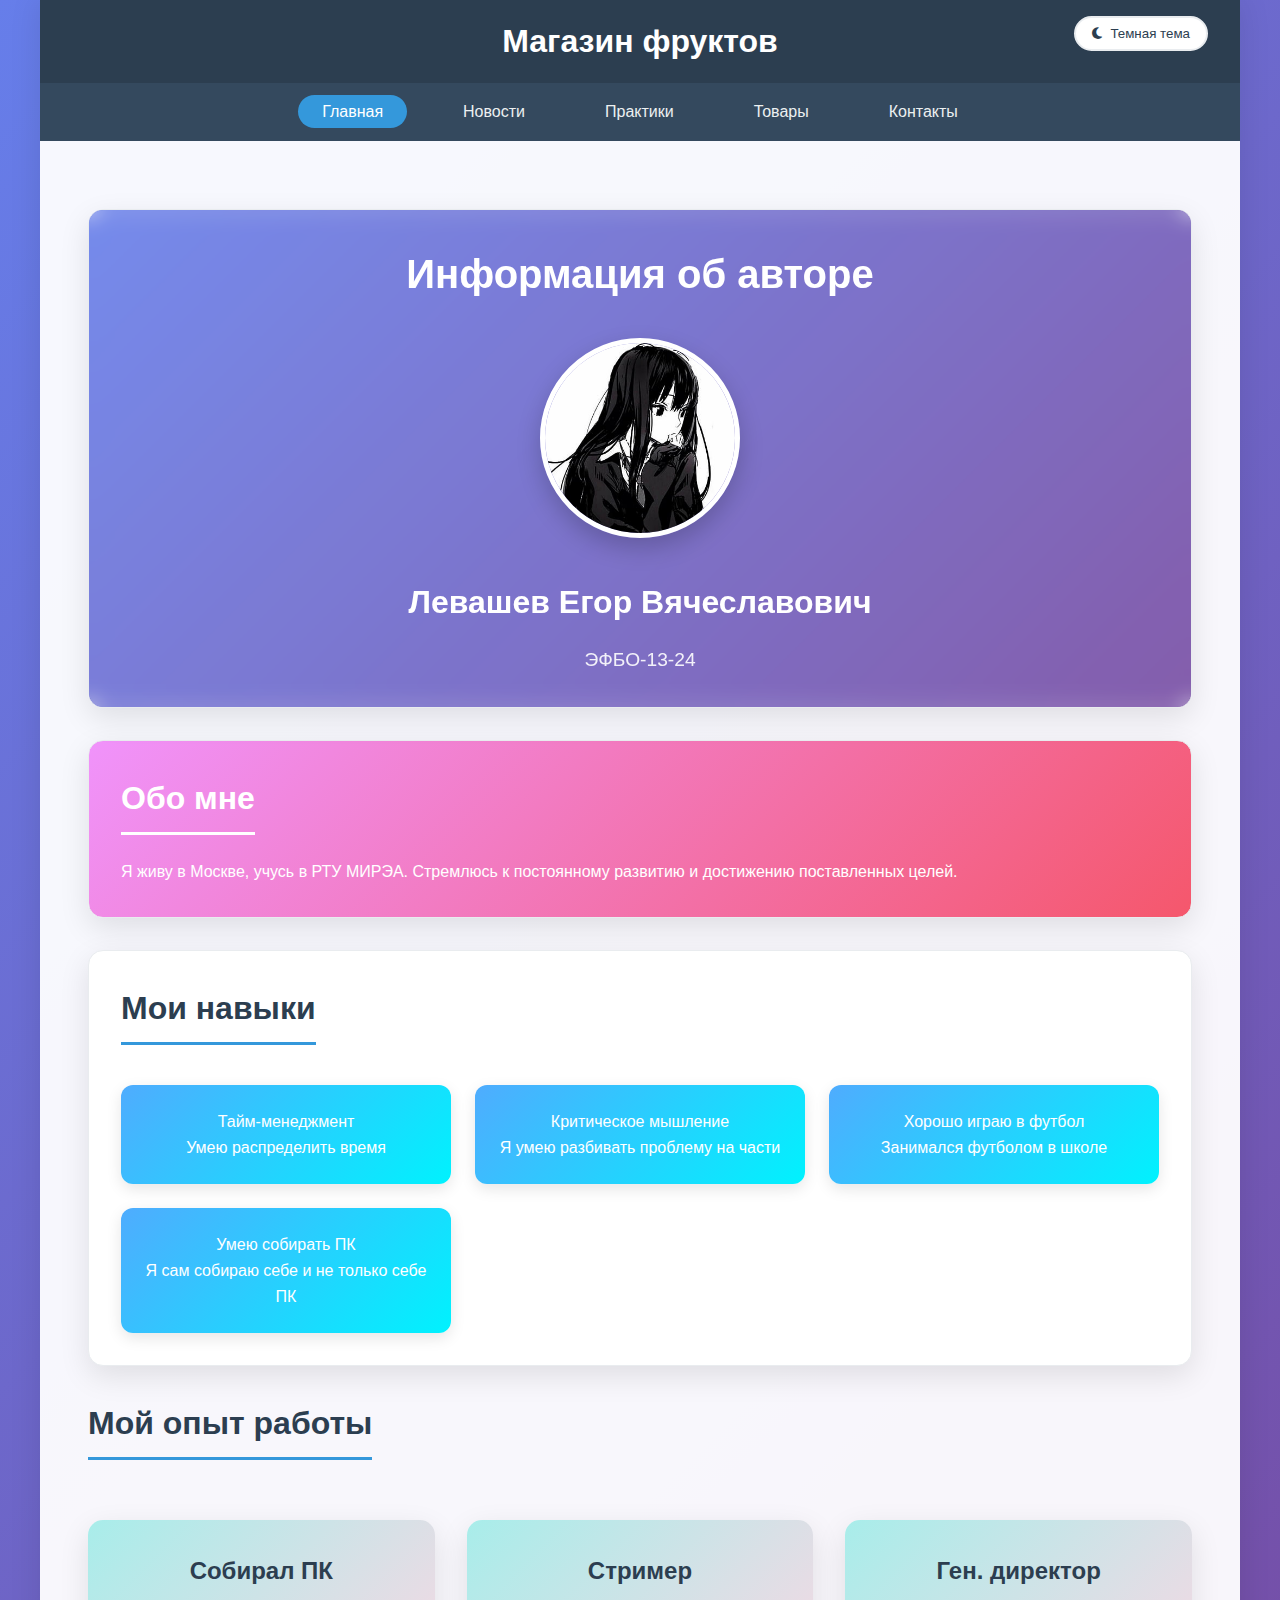
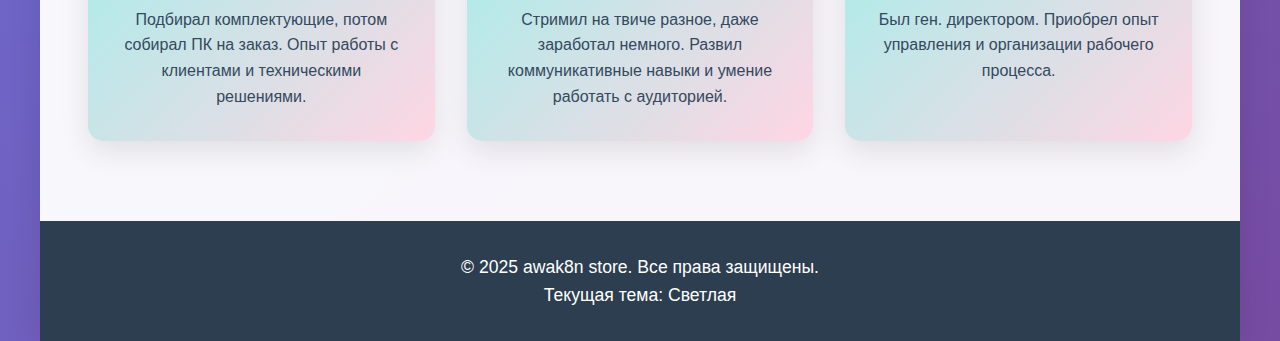
<file: index.html>
<!DOCTYPE html>
<html lang="ru" data-theme="light">
<head>
    <meta charset="UTF-8">
    <meta name="viewport" content="width=device-width, initial-scale=1.0">
    <title>awak8n store.</title>
    <link rel="stylesheet" href="style/style.css">
    <link rel="stylesheet" href="https://cdnjs.cloudflare.com/ajax/libs/font-awesome/6.4.0/css/all.min.css">
    <style>
        /* Сброс отступов и базовые стили */
        * {
            margin: 0;
            padding: 0;
            box-sizing: border-box;
        }
        
        body {
            background: linear-gradient(135deg, #667eea 0%, #764ba2 100%);
            min-height: 100vh;
            font-family: 'Segoe UI', Tahoma, Geneva, Verdana, sans-serif;
        }
        
        .page-container {
            background: rgba(255, 255, 255, 0.95);
            min-height: 100vh;
            display: flex;
            flex-direction: column;
        }
        
        .header {
            background: #2c3e50;
            color: white;
            padding: 1rem 2rem;
            text-align: center;
            width: 100%;
            position: relative;
        }
        
        .header h1 {
            font-size: 2rem;
            margin: 0;
            font-weight: bold;
        }
        
        /* Тематический переключатель */
        .theme-switcher {
            position: absolute;
            top: 1rem;
            right: 2rem;
        }
        
        .theme-switcher__button {
            background: white;
            color: #2c3e50;
            border: 2px solid #e9ecef;
            border-radius: 25px;
            padding: 8px 16px;
            cursor: pointer;
            display: flex;
            align-items: center;
            gap: 8px;
            font-weight: 500;
            transition: all 0.3s ease;
        }
        
        .theme-switcher__button:hover {
            background: #3498db;
            color: white;
            border-color: #3498db;
            transform: translateY(-2px);
        }
        
        .nav {
            background: #34495e;
            padding: 1rem 0;
            width: 100%;
        }
        
        .nav-list {
            display: flex;
            justify-content: center;
            gap: 2rem;
            list-style: none;
            margin: 0;
            padding: 0;
        }
        
        .nav-link {
            color: #ecf0f1;
            text-decoration: none;
            padding: 0.5rem 1.5rem;
            border-radius: 25px;
            transition: all 0.3s ease;
            font-weight: 500;
        }
        
        .nav-link:hover, .nav-link.active {
            background: #3498db;
            color: white;
            transform: translateY(-2px);
        }
        
        .content {
            padding: 3rem;
            max-width: 1200px;
            margin: 0 auto;
            width: 100%;
            flex: 1;
        }
        
        .card {
            background: white;
            border-radius: 15px;
            padding: 2rem;
            margin-bottom: 2rem;
            box-shadow: 0 10px 30px rgba(0, 0, 0, 0.1);
            border: 1px solid #e9ecef;
            transition: transform 0.3s ease, box-shadow 0.3s ease;
        }
        
        .card:hover {
            transform: translateY(-5px);
            box-shadow: 0 15px 40px rgba(0, 0, 0, 0.15);
        }
        
        .profile-header {
            background: linear-gradient(135deg, #667eea 0%, #764ba2 100%);
            color: white;
            position: relative;
            overflow: hidden;
        }
        
        .profile-header::before {
            content: '';
            position: absolute;
            top: 0;
            left: 0;
            right: 0;
            bottom: 0;
            background: rgba(255,255,255,0.1);
            backdrop-filter: blur(10px);
        }
        
        .profile-header > * {
            position: relative;
            z-index: 1;
        }
        
        .profile-photo {
            width: 200px;
            height: 200px;
            border-radius: 50%;
            border: 5px solid white;
            margin: 1rem auto;
            box-shadow: 0 10px 25px rgba(0,0,0,0.2);
            object-fit: cover;
        }
        
        .profile-title {
            font-size: 2.5rem;
            margin-bottom: 1rem;
            color: white;
        }
        
        .profile-name {
            font-size: 2rem;
            margin: 1rem 0;
            color: white;
        }
        
        .profile-group {
            font-size: 1.2rem;
            opacity: 0.9;
            color: white;
        }
        
        .section-title {
            color: #2c3e50;
            font-size: 2rem;
            margin-bottom: 1.5rem;
            border-bottom: 3px solid #3498db;
            padding-bottom: 0.5rem;
            display: inline-block;
        }
        
        .about-me {
            background: linear-gradient(135deg, #f093fb 0%, #f5576c 100%);
            color: white;
        }
        
        .about-me .section-title {
            color: white;
            border-bottom-color: white;
        }
        
        .skills-grid {
            display: grid;
            grid-template-columns: repeat(auto-fit, minmax(250px, 1fr));
            gap: 1.5rem;
            margin-top: 1rem;
        }
        
        .skill-tag {
            background: linear-gradient(135deg, #4facfe 0%, #00f2fe 100%);
            color: white;
            padding: 1.5rem;
            border-radius: 12px;
            text-align: center;
            font-weight: 500;
            line-height: 1.6;
            transition: all 0.3s ease;
            box-shadow: 0 5px 15px rgba(0,0,0,0.1);
        }
        
        .skill-tag:hover {
            transform: scale(1.05);
            box-shadow: 0 10px 25px rgba(0,0,0,0.2);
        }
        
        .experience-grid {
            display: grid;
            grid-template-columns: repeat(auto-fit, minmax(300px, 1fr));
            gap: 2rem;
            margin-top: 1rem;
        }
        
        .experience-card {
            background: linear-gradient(135deg, #a8edea 0%, #fed6e3 100%);
            border: none;
            text-align: center;
            transition: all 0.3s ease;
        }
        
        .experience-card:hover {
            transform: rotate(-2deg) scale(1.02);
        }
        
        .experience-title {
            color: #2c3e50;
            font-size: 1.5rem;
            margin-bottom: 1rem;
            font-weight: bold;
        }
        
        .experience-desc {
            color: #34495e;
            line-height: 1.6;
        }
        
        .footer {
            background: #2c3e50;
            color: white;
            text-align: center;
            padding: 2rem;
            font-size: 1.1rem;
            width: 100%;
            margin-top: auto;
        }
        
        .text-center {
            text-align: center;
        }
        
        /* Анимации */
        @keyframes fadeInUp {
            from {
                opacity: 0;
                transform: translateY(30px);
            }
            to {
                opacity: 1;
                transform: translateY(0);
            }
        }
        
        .card {
            animation: fadeInUp 0.6s ease-out;
        }
        
        .card:nth-child(2) { animation-delay: 0.1s; }
        .card:nth-child(3) { animation-delay: 0.2s; }
        .card:nth-child(4) { animation-delay: 0.3s; }

        /* Адаптивность для мобильных устройств */
        @media (max-width: 768px) {
            .theme-switcher {
                position: static;
                margin-top: 1rem;
            }
            
            .nav-list {
                flex-direction: column;
                gap: 0.5rem;
                align-items: center;
            }
            
            .content {
                padding: 1rem;
            }
            
            .profile-title {
                font-size: 2rem;
            }
            
            .profile-name {
                font-size: 1.5rem;
            }
            
            .profile-photo {
                width: 150px;
                height: 150px;
            }
            
            .skills-grid {
                grid-template-columns: 1fr;
            }
            
            .experience-grid {
                grid-template-columns: 1fr;
            }
            
            .header h1 {
                font-size: 1.5rem;
            }
        }
        
        /* CSS переменные для темной темы */
        [data-theme="dark"] {
            --bg-primary: #1a1a2e;
            --bg-secondary: #16213e;
            --text-primary: #f8f9fa;
            --text-secondary: #ced4da;
            --accent-color: #5a6fed;
            --border-color: #495057;
        }
        
        [data-theme="dark"] .page-container {
            background: #121212;
        }
        
        [data-theme="dark"] .card {
            background: #2d2d2d;
            border-color: #495057;
            color: var(--text-primary);
        }
        
        [data-theme="dark"] .section-title {
            color: var(--text-primary);
            border-bottom-color: var(--accent-color);
        }
        
        [data-theme="dark"] .experience-title {
            color: var(--text-primary);
        }
        
        [data-theme="dark"] .experience-desc {
            color: var(--text-secondary);
        }
        
        [data-theme="dark"] .theme-switcher__button {
            background: var(--bg-secondary);
            color: var(--text-primary);
            border-color: var(--border-color);
        }
        
        [data-theme="dark"] .theme-switcher__button:hover {
            background: var(--accent-color);
            border-color: var(--accent-color);
        }
    </style>
</head>
<body>
    <div class="page-container">
        <header class="header">
            <h1>Магазин фруктов</h1>
            <div class="theme-switcher">
                <button class="theme-switcher__button" id="themeToggle">
                    <i class="fas fa-moon"></i>
                    <span>Темная тема</span>
                </button>
            </div>
        </header>
        
        <nav class="nav">
            <ul class="nav-list">
                <li class="nav-item"><a class="nav-link active" href="index.html">Главная</a></li>
                <li class="nav-item"><a class="nav-link" href="pages/news.html">Новости</a></li>
                <li class="nav-item"><a class="nav-link" href="pages/practices.html">Практики</a></li>
                <li class="nav-item"><a class="nav-link" href="pages/goods.html">Товары</a></li>
                <li class="nav-item"><a class="nav-link" href="pages/contacts.html">Контакты</a></li>
            </ul>
        </nav>
        
        <main class="content">
            <article class="profile-header card text-center">
                <h1 class="profile-title page-title">Информация об авторе</h1>
                <img class="profile-photo" src="images/photo.png" alt="Фото автора">
                <h2 class="profile-name">Левашев Егор Вячеславович</h2>
                <p class="profile-group">ЭФБО-13-24</p>
            </article>
            
            <section class="about-me card">
                <h2 class="section-title">Обо мне</h2>
                <p>Я живу в Москве, учусь в РТУ МИРЭА. Стремлюсь к постоянному развитию и достижению поставленных целей.</p>
            </section>
            
            <section class="skills-container card">
                <h2 class="section-title">Мои навыки</h2>
                <div class="skills-grid">
                    <div class="skill-tag">Тайм-менеджмент<br>Умею распределить время</div>
                    <div class="skill-tag">Критическое мышление<br>Я умею разбивать проблему на части</div>
                    <div class="skill-tag">Хорошо играю в футбол<br>Занимался футболом в школе</div>
                    <div class="skill-tag">Умею собирать ПК<br>Я сам собираю себе и не только себе ПК</div>
                </div>
            </section>
            
            <section class="experience-section">
                <h2 class="section-title">Мой опыт работы</h2>
                <div class="experience-grid">
                    <article class="experience-card card">
                        <h3 class="experience-title">Собирал ПК</h3>
                        <p class="experience-desc">Подбирал комплектующие, потом собирал ПК на заказ. Опыт работы с клиентами и техническими решениями.</p>
                    </article>
                    
                    <article class="experience-card card">
                        <h3 class="experience-title">Стример</h3>
                        <p class="experience-desc">Стримил на твиче разное, даже заработал немного. Развил коммуникативные навыки и умение работать с аудиторией.</p>
                    </article>
                    
                    <article class="experience-card card">
                        <h3 class="experience-title">Ген. директор</h3>
                        <p class="experience-desc">Был ген. директором. Приобрел опыт управления и организации рабочего процесса.</p>
                    </article>
                </div>
            </section>
        </main>
        
        <footer class="footer">
            <p>&copy; 2025 awak8n store. Все права защищены.</p>
            <p class="theme-info">Текущая тема: <span id="currentTheme">Светлая</span></p>
        </footer>
    </div>

    <script>
        // Тематический переключатель
        const themeToggle = document.getElementById('themeToggle');
        const currentThemeElement = document.getElementById('currentTheme');
        const html = document.documentElement;

        // Проверяем сохраненную тему
        const savedTheme = localStorage.getItem('theme') || 'light';
        html.setAttribute('data-theme', savedTheme);
        updateThemeButton(savedTheme);

        // Обработчик клика
        themeToggle.addEventListener('click', () => {
            const currentTheme = html.getAttribute('data-theme');
            const newTheme = currentTheme === 'light' ? 'dark' : 'light';
            
            html.setAttribute('data-theme', newTheme);
            localStorage.setItem('theme', newTheme);
            updateThemeButton(newTheme);
        });

        function updateThemeButton(theme) {
            const icon = themeToggle.querySelector('i');
            const text = themeToggle.querySelector('span');
            
            if (theme === 'dark') {
                icon.className = 'fas fa-sun';
                text.textContent = 'Светлая тема';
                if (currentThemeElement) {
                    currentThemeElement.textContent = 'Темная';
                }
            } else {
                icon.className = 'fas fa-moon';
                text.textContent = 'Темная тема';
                if (currentThemeElement) {
                    currentThemeElement.textContent = 'Светлая';
                }
            }
        }
    </script>
</body>
</html>
</file>
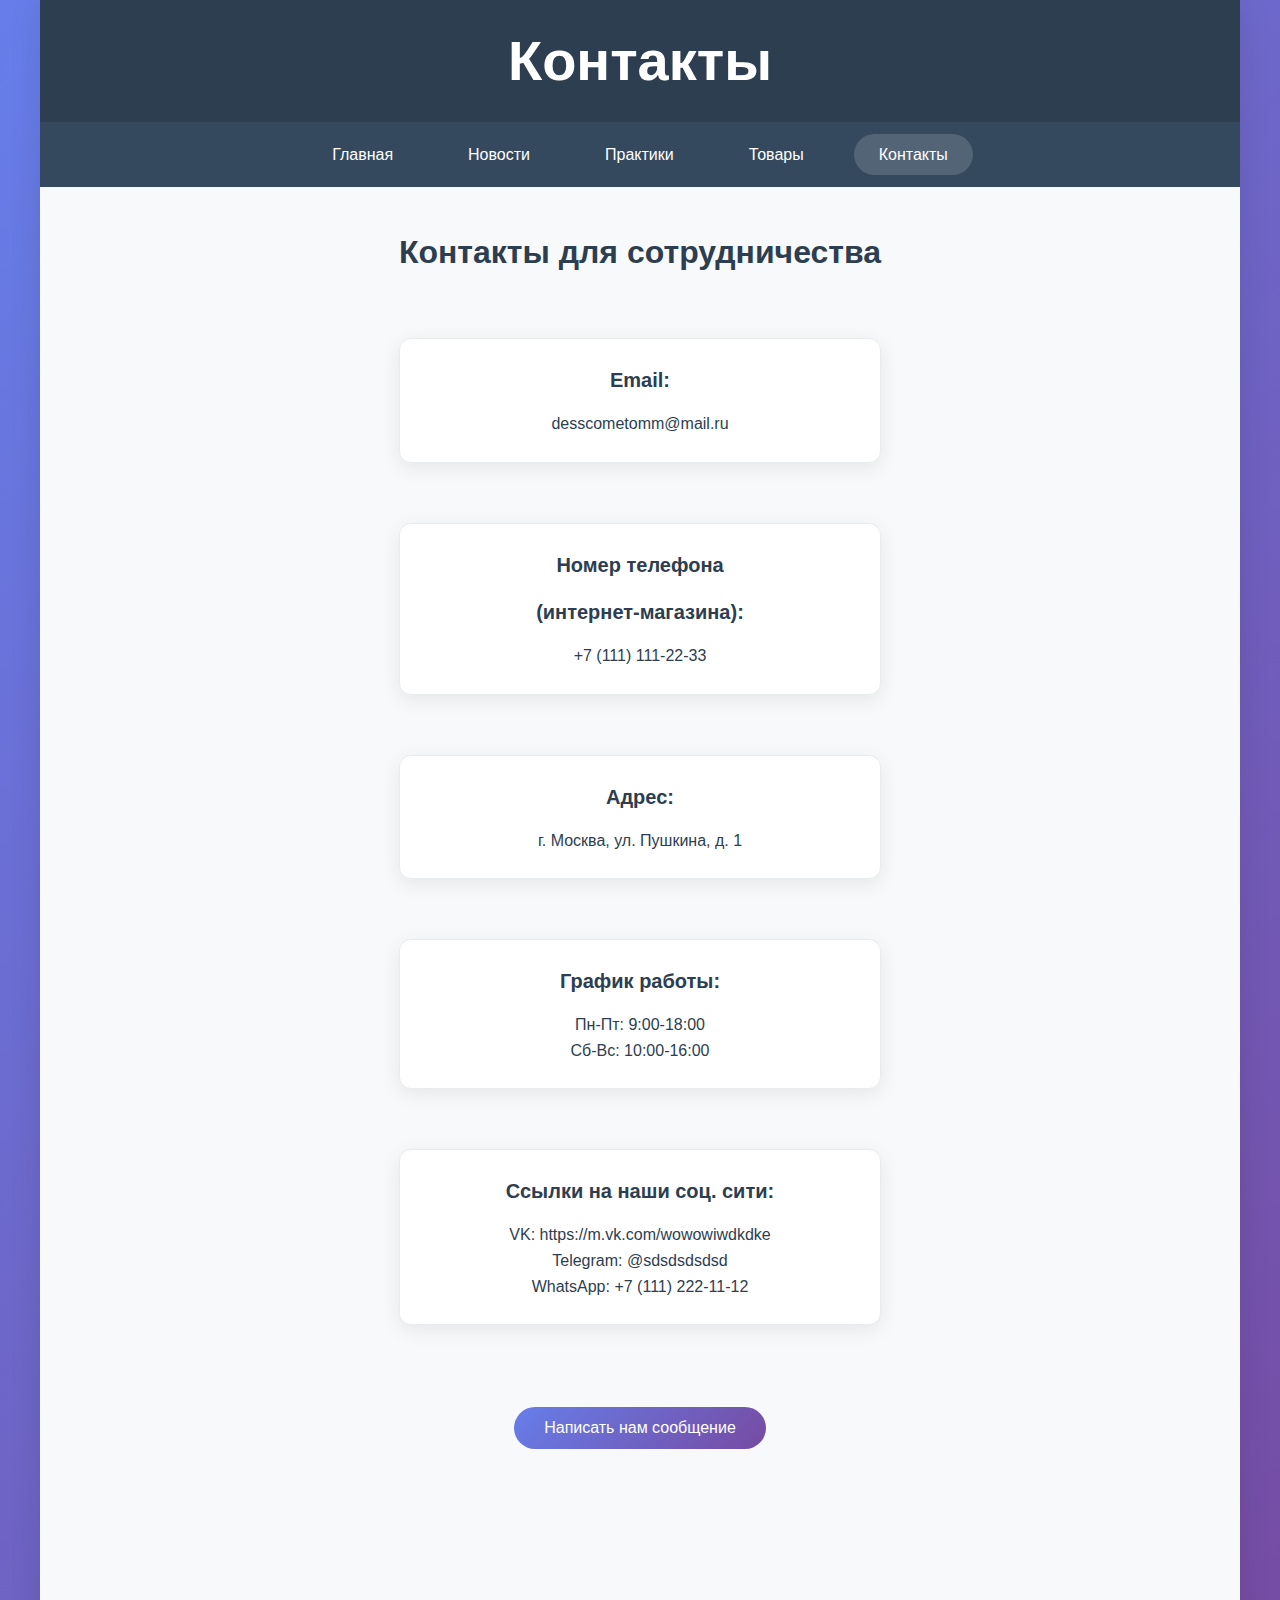
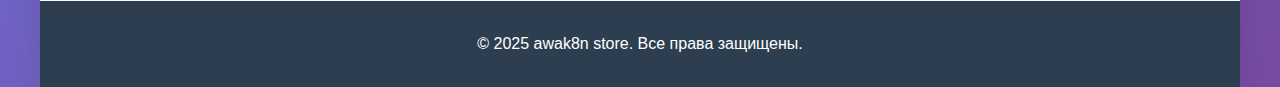
<file: pages/contacts.html>
<!DOCTYPE html>
<html lang="ru">
<head>
    <meta charset="UTF-8">
    <meta name="viewport" content="width=device-width, initial-scale=1.0">
    <title>Контакты</title>
    <link rel="stylesheet" href="../style/style.css">
    <style>
        dialog::backdrop {
            background: rgba(0, 0, 0, 0.6);
        }
        
        dialog {
            border: none;
            border-radius: 12px;
            padding: 0;
            max-width: 500px;
            width: 90vw;
            box-shadow: 0 10px 30px rgba(0,0,0,0.3);
        }
        
        .modal-header {
            background: linear-gradient(135deg, #2c3e50 0%, #34495e 100%);
            color: white;
            padding: 1.5rem;
            border-radius: 12px 12px 0 0;
        }
        
        .modal-header h2 {
            margin: 0;
            color: white;
        }
        
        .modal-content {
            padding: 2rem;
        }
        
        .form-group {
            margin-bottom: 1.5rem;
        }
        
        .form-group label {
            display: block;
            margin-bottom: 0.5rem;
            font-weight: 600;
            color: #2c3e50;
        }
        
        .form-group input,
        .form-group select,
        .form-group textarea {
            width: 100%;
            padding: 0.75rem;
            border: 2px solid #e9ecef;
            border-radius: 6px;
            font-size: 1rem;
            box-sizing: border-box;
        }
        
        .form-group textarea {
            min-height: 100px;
            resize: vertical;
        }
        
        .modal-actions {
            display: flex;
            gap: 1rem;
            justify-content: flex-end;
            margin-top: 2rem;
        }
        
        .btn-secondary {
            background: #f8f9fa;
            color: #2c3e50;
            border: 2px solid #e9ecef;
        }

        .contact-actions {
            text-align: center;
            margin: 2rem 0;
        }
    </style>
</head>
<body>
    <div class="page-container">
        <header class="header">
            <h1>Контакты</h1>
        </header>
        
        <nav class="nav">
            <ul class="nav-list">
                <li class="nav-item"><a class="nav-link" href="../index.html">Главная</a></li>
                <li class="nav-item"><a class="nav-link" href="news.html">Новости</a></li>
                <li class="nav-item"><a class="nav-link" href="practices.html">Практики</a></li>
                <li class="nav-item"><a class="nav-link" href="goods.html">Товары</a></li>
                <li class="nav-item"><a class="nav-link active" href="contacts.html">Контакты</a></li>
            </ul>
        </nav>
        
        <main class="content">
            <h1 class="page-title">Контакты для сотрудничества</h1>
            
            <div class="contact-grid">
                <div class="contact-card card">
                    <h3>Email:</h3>
                    <p>desscometomm@mail.ru</p>
                </div>
                
                <div class="contact-card card">
                    <h3>Номер телефона</h3>
                    <h3>(интернет-магазина):</h3>
                    <p>+7 (111) 111-22-33</p>
                </div>
                
                <div class="contact-card card">
                    <h3>Адрес:</h3>
                    <p>г. Москва, ул. Пушкина, д. 1</p>
                </div>
                
                <div class="contact-card card">
                    <h3>График работы:</h3>
                    <p>Пн-Пт: 9:00-18:00</p>
                    <p>Сб-Вс: 10:00-16:00</p>
                </div>
                
                <div class="contact-card card">
                    <h3>Ссылки на наши соц. сити:</h3>
                    <p>VK: https://m.vk.com/wowowiwdkdke</p>
                    <p>Telegram: @sdsdsdsdsd</p>
                    <p>WhatsApp: +7 (111) 222-11-12</p>
                </div>
            </div>

            <div class="contact-actions">
                <button class="btn" onclick="contactModal.showModal()">Написать нам сообщение</button>
            </div>
        </main>

        <!-- Модальное окно -->
        <dialog id="contactModal">
            <div class="modal-header">
                <h2>Форма обратной связи</h2>
            </div>
            <div class="modal-content">
                <form id="feedbackForm">
                    <div class="form-group">
                        <label for="name">Имя *</label>
                        <input type="text" id="name" name="name" required placeholder="Введите ваше имя">
                    </div>
                    <div class="form-group">
                        <label for="phone">Телефон *</label>
                        <input type="tel" id="phone" name="phone" required placeholder="+7 (XXX) XXX-XX-XX">
                    </div>
                    <div class="form-group">
                        <label for="email">Электронная почта *</label>
                        <input type="email" id="email" name="email" required placeholder="example@mail.ru">
                    </div>
                    <div class="form-group">
                        <label for="message">Сообщение *</label>
                        <textarea id="message" name="message" required placeholder="Ваше сообщение..."></textarea>
                    </div>
                    <div class="modal-actions">
                        <button type="button" class="btn btn-secondary" onclick="contactModal.close()">Отмена</button>
                        <button type="submit" class="btn">Отправить</button>
                    </div>
                </form>
            </div>
        </dialog>
        
        <footer class="footer">
            <p>&copy; 2025 awak8n store. Все права защищены.</p>
        </footer>
    </div>

    <script>
        const modal = document.getElementById('contactModal');
        const form = document.getElementById('feedbackForm');

        form.addEventListener('submit', (event) => {
            event.preventDefault();
            alert('Спасибо! Ваше сообщение отправлено.');
            modal.close();
            form.reset();
        });
    </script>
</body>
</html>
</file>
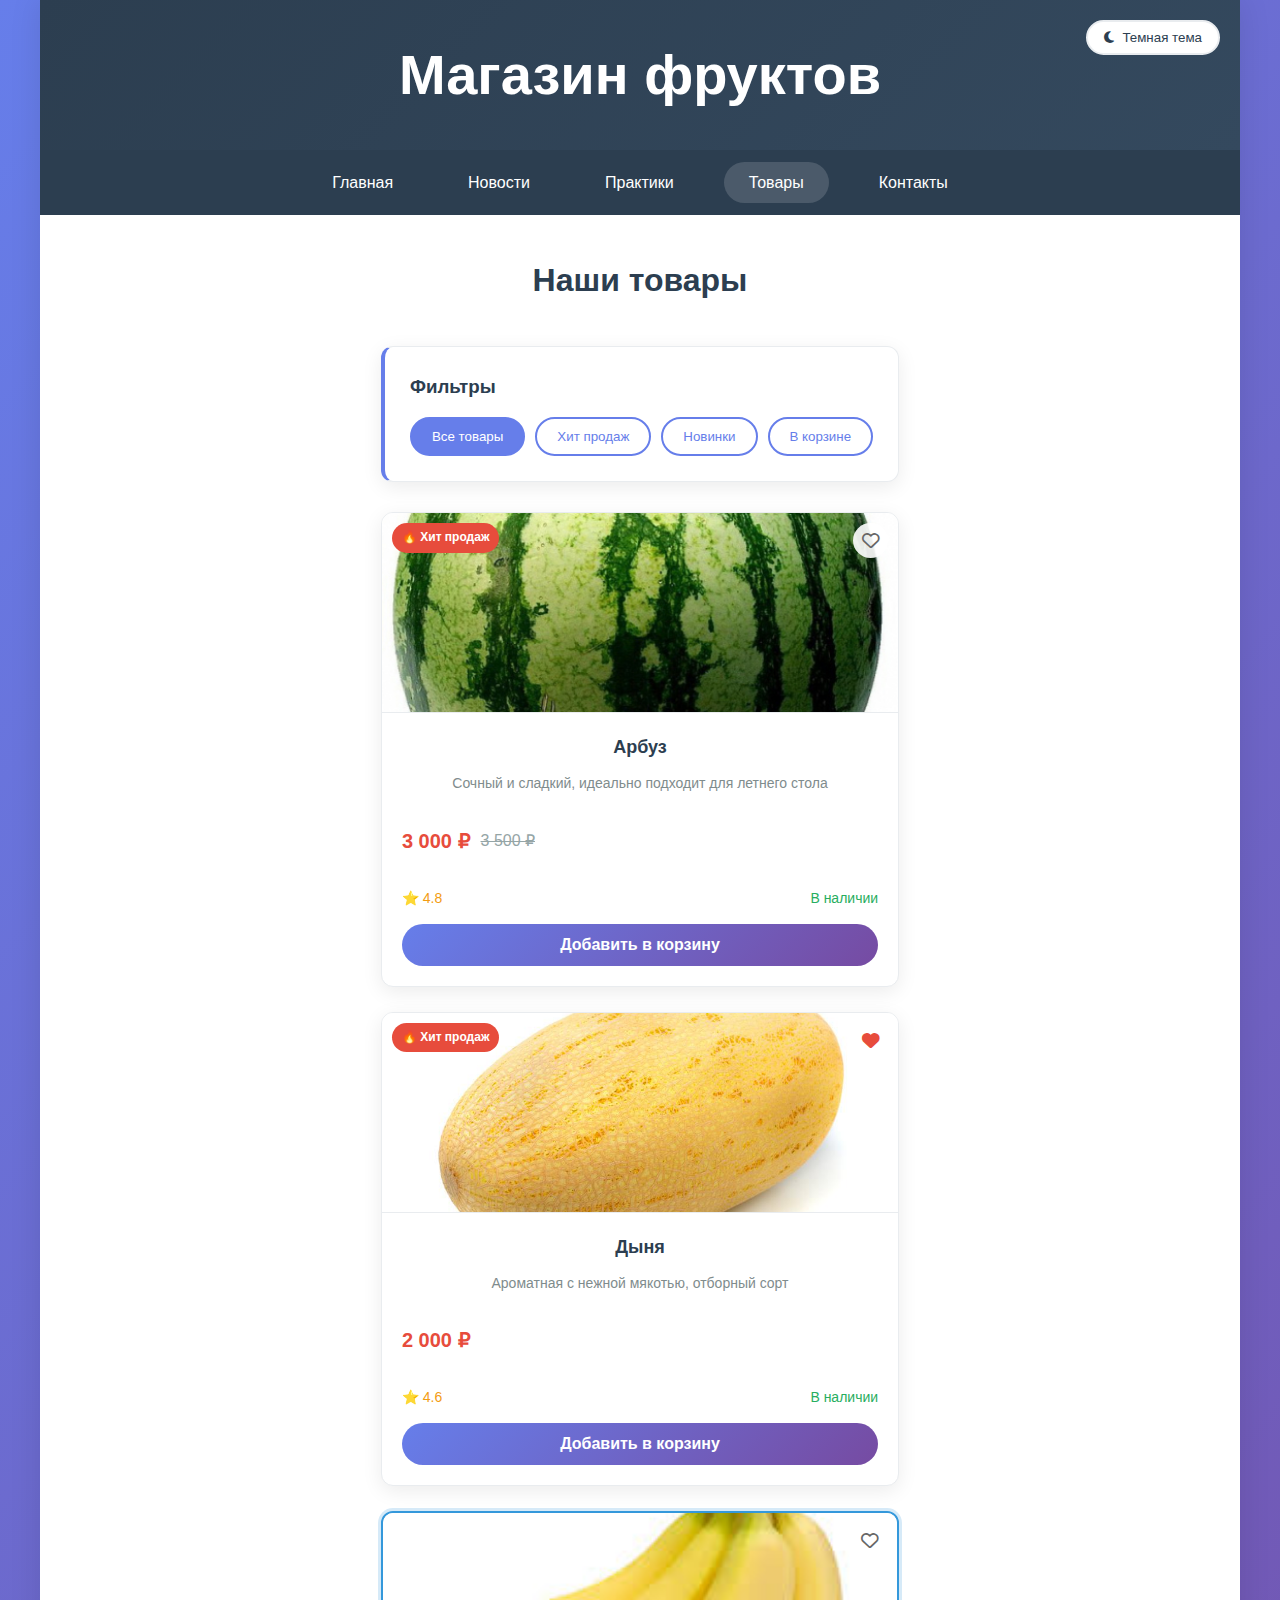
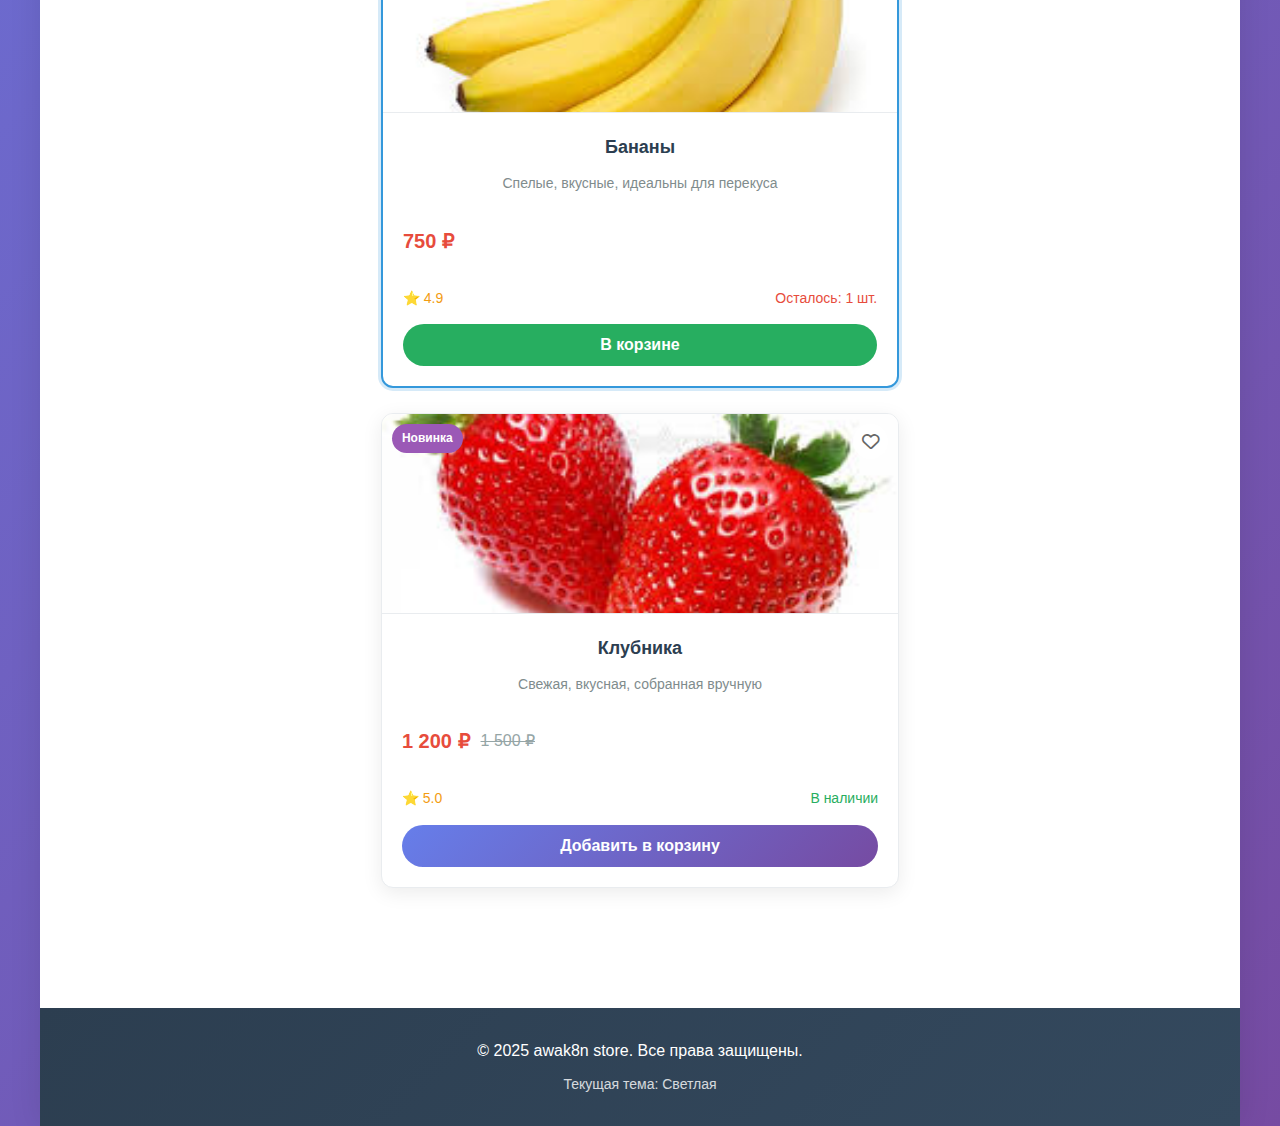
<file: pages/goods.html>
<!DOCTYPE html>
<html lang="ru" data-theme="light">
<head>
    <meta charset="UTF-8">
    <meta name="viewport" content="width=device-width, initial-scale=1.0">
    <title>Товары</title>
    <link rel="stylesheet" href="../style/style.css">
    <link rel="stylesheet" href="https://cdnjs.cloudflare.com/ajax/libs/font-awesome/6.4.0/css/all.min.css">
    <style>
        /* ===== БАЗОВЫЕ СТИЛИ ===== */
        * {
            box-sizing: border-box;
            margin: 0;
            padding: 0;
        }
        
        body {
            font-family: 'Segoe UI', Tahoma, Geneva, Verdana, sans-serif;
            background: linear-gradient(135deg, #667eea 0%, #764ba2 100%);
            min-height: 100vh;
            color: #2c3e50;
            line-height: 1.6;
        }
        
        /* ===== КОНТЕЙНЕР СТРАНИЦЫ ===== */
        .page-container {
            max-width: 1200px;
            margin: 0 auto;
            background: white;
            min-height: 100vh;
            box-shadow: 0 0 30px rgba(0,0,0,0.1);
        }
        
        /* ===== ШАПКА ===== */
        .header {
            background: linear-gradient(135deg, #2c3e50 0%, #34495e 100%);
            color: white;
            text-align: center;
            padding: 30px;
            font-size: 28px;
            font-weight: 300;
            position: relative;
        }
        
        /* Тематический переключатель */
        .theme-switcher {
            position: absolute;
            top: 20px;
            right: 20px;
        }
        
        .theme-switcher__button {
            background: white;
            color: #2c3e50;
            border: 2px solid #e9ecef;
            border-radius: 25px;
            padding: 8px 16px;
            cursor: pointer;
            display: flex;
            align-items: center;
            gap: 8px;
            font-weight: 500;
            transition: all 0.3s ease;
        }
        
        .theme-switcher__button:hover {
            background: #3498db;
            color: white;
            border-color: #3498db;
            transform: translateY(-2px);
        }
        
        /* ===== НАВИГАЦИЯ ===== */
        .nav {
            background: #2c3e50;
            padding: 20px 0;
        }
        
        .nav-list {
            list-style: none;
            display: flex;
            justify-content: center;
            gap: 25px;
            flex-wrap: wrap;
        }
        
        .nav-link {
            color: white;
            text-decoration: none;
            padding: 12px 25px;
            border-radius: 25px;
            transition: all 0.3s ease;
            font-weight: 500;
        }
        
        .nav-link:hover,
        .nav-link.active {
            background: rgba(255,255,255,0.15);
            transform: translateY(-2px);
        }
        
        /* ===== ОСНОВНОЙ КОНТЕНТ ===== */
        .content {
            padding: 40px;
            max-width: 900px;
            margin: 0 auto;
        }
        
        .page-title {
            font-size: 32px;
            color: #2c3e50;
            text-align: center;
            margin-bottom: 40px;
        }
        
        /* ===== КАРТОЧКИ ===== */
        .card {
            background: white;
            padding: 25px;
            margin: 20px 0;
            border-radius: 12px;
            box-shadow: 0 5px 20px rgba(0,0,0,0.08);
            border-left: 4px solid #667eea;
        }
        
        /* ===== КНОПКИ ===== */
        .btn {
            display: inline-block;
            background: linear-gradient(135deg, #667eea 0%, #764ba2 100%);
            color: white;
            padding: 12px 30px;
            border: none;
            border-radius: 25px;
            text-decoration: none;
            cursor: pointer;
            transition: all 0.3s ease;
            font-size: 16px;
        }
        
        .btn:hover {
            transform: translateY(-2px);
            box-shadow: 0 5px 15px rgba(102, 126, 234, 0.4);
        }
        
        /* ===== КАРТОЧКИ ТОВАРОВ (БЭМ) ===== */
        .cards-grid {
            display: grid;
            grid-template-columns: repeat(auto-fill, minmax(280px, 1fr));
            gap: 25px;
            margin: 30px 0;
        }
        
        /* Блок карточки */
        .product-card {
            background: white;
            border-radius: 12px;
            overflow: hidden;
            box-shadow: 0 5px 20px rgba(0,0,0,0.08);
            transition: transform 0.3s ease, box-shadow 0.3s ease;
            position: relative;
            border: 1px solid #e9ecef;
            display: flex;
            flex-direction: column;
        }
        
        /* Элементы карточки */
        .product-card__badge {
            position: absolute;
            top: 10px;
            left: 10px;
            background: #e74c3c;
            color: white;
            padding: 5px 10px;
            border-radius: 15px;
            font-size: 12px;
            font-weight: bold;
            z-index: 2;
        }
        
        .product-card__badge--hit {
            background: #e74c3c;
        }
        
        .product-card__badge--new {
            background: #9b59b6;
        }
        
        .product-card__favorite {
            position: absolute;
            top: 10px;
            right: 10px;
            background: rgba(255, 255, 255, 0.9);
            border-radius: 50%;
            width: 35px;
            height: 35px;
            display: flex;
            align-items: center;
            justify-content: center;
            cursor: pointer;
            color: #666;
            transition: all 0.3s ease;
            z-index: 2;
            border: none;
            font-size: 1.1rem;
        }
        
        .product-card__image {
            width: 100%;
            height: 200px;
            object-fit: cover;
            border-bottom: 1px solid #e9ecef;
        }
        
        .product-card__content {
            padding: 20px;
            flex-grow: 1;
            display: flex;
            flex-direction: column;
        }
        
        .product-card__title {
            color: #2c3e50;
            margin: 0 0 10px 0;
            font-size: 18px;
            font-weight: 600;
        }
        
        .product-card__description {
            color: #7f8c8d;
            margin-bottom: 15px;
            font-size: 14px;
            flex-grow: 1;
        }
        
        .product-card__price {
            display: flex;
            align-items: center;
            gap: 10px;
            margin: 15px 0;
        }
        
        .product-card__current-price {
            color: #e74c3c;
            font-weight: bold;
            font-size: 20px;
        }
        
        .product-card__old-price {
            color: #95a5a6;
            text-decoration: line-through;
            font-size: 16px;
        }
        
        .product-card__meta {
            display: flex;
            justify-content: space-between;
            margin: 15px 0;
            font-size: 14px;
        }
        
        .product-card__rating {
            color: #f39c12;
        }
        
        .product-card__stock {
            color: #27ae60;
        }
        
        .product-card__stock--low {
            color: #e74c3c;
        }
        
        .product-card__button {
            background: linear-gradient(135deg, #667eea 0%, #764ba2 100%);
            color: white;
            border: none;
            border-radius: 25px;
            padding: 12px;
            font-weight: 600;
            cursor: pointer;
            transition: all 0.3s ease;
            width: 100%;
            font-size: 16px;
            margin-top: auto;
        }
        
        /* Модификаторы карточки */
        .product-card:hover {
            transform: translateY(-8px);
            box-shadow: 0 15px 30px rgba(0,0,0,0.15);
        }
        
        .product-card--selected {
            border: 2px solid #3498db;
            box-shadow: 0 0 0 3px rgba(52, 152, 219, 0.2);
        }
        
        .product-card--selected .product-card__button {
            background: #27ae60;
        }
        
        .product-card__favorite--active {
            color: #e74c3c;
        }
        
        .product-card__favorite:hover {
            background: white;
            color: #e74c3c;
            transform: scale(1.1);
        }
        
        .product-card__button:hover {
            transform: translateY(-2px);
            box-shadow: 0 5px 15px rgba(102, 126, 234, 0.4);
        }
        
        /* ===== ФИЛЬТРЫ ===== */
        .goods-filters {
            margin-bottom: 30px;
        }
        
        .filter-buttons {
            display: flex;
            gap: 10px;
            flex-wrap: wrap;
            margin-top: 15px;
        }
        
        .filter-btn {
            padding: 10px 20px;
            border: 2px solid #667eea;
            background: white;
            color: #667eea;
            border-radius: 25px;
            cursor: pointer;
            transition: all 0.3s ease;
        }
        
        .filter-btn.active,
        .filter-btn:hover {
            background: #667eea;
            color: white;
        }
        
        /* ===== ФУТЕР ===== */
        .footer {
            background: linear-gradient(135deg, #2c3e50 0%, #34495e 100%);
            color: white;
            text-align: center;
            padding: 30px;
            margin-top: 50px;
        }
        
        .theme-info {
            margin-top: 10px;
            font-size: 14px;
            opacity: 0.8;
        }
        
        /* ===== ТЕМНАЯ ТЕМА ===== */
        [data-theme="dark"] .page-container {
            background: #121212;
        }
        
        [data-theme="dark"] .card,
        [data-theme="dark"] .product-card {
            background: #2d2d2d;
            border-color: #495057;
            color: #f8f9fa;
        }
        
        [data-theme="dark"] .product-card__title {
            color: #f8f9fa;
        }
        
        [data-theme="dark"] .product-card__description {
            color: #ced4da;
        }
        
        [data-theme="dark"] .theme-switcher__button {
            background: #2d2d2d;
            color: #f8f9fa;
            border-color: #495057;
        }
        
        [data-theme="dark"] .theme-switcher__button:hover {
            background: #5a6fed;
            border-color: #5a6fed;
        }
        
        /* ===== АДАПТИВНОСТЬ ===== */
        @media (max-width: 768px) {
            .theme-switcher {
                position: static;
                margin-top: 15px;
            }
            
            .nav-list {
                flex-direction: column;
                gap: 10px;
                padding: 0 20px;
            }
            
            .content {
                padding: 20px;
            }
            
            .cards-grid {
                grid-template-columns: 1fr;
            }
            
            .filter-buttons {
                justify-content: center;
            }
        }
    </style>
</head>
<body>
    <div class="page-container">
        <header class="header">
            <h1>Магазин фруктов</h1>
            <div class="theme-switcher">
                <button class="theme-switcher__button" id="themeToggle">
                    <i class="fas fa-moon"></i>
                    <span>Темная тема</span>
                </button>
            </div>
        </header>
        
        <nav class="nav">
            <ul class="nav-list">
                <li class="nav-item"><a class="nav-link" href="../index.html">Главная</a></li>
                <li class="nav-item"><a class="nav-link" href="news.html">Новости</a></li>
                <li class="nav-item"><a class="nav-link" href="practices.html">Практики</a></li>
                <li class="nav-item"><a class="nav-link active" href="goods.html">Товары</a></li>
                <li class="nav-item"><a class="nav-link" href="contacts.html">Контакты</a></li>
            </ul>
        </nav>
        
        <main class="content">
            <h1 class="page-title">Наши товары</h1>
            
            <div class="goods-filters card">
                <h3>Фильтры</h3>
                <div class="filter-buttons">
                    <button class="filter-btn active" data-filter="all">Все товары</button>
                    <button class="filter-btn" data-filter="hit">Хит продаж</button>
                    <button class="filter-btn" data-filter="new">Новинки</button>
                    <button class="filter-btn" data-filter="selected">В корзине</button>
                </div>
            </div>
            
            <div class="cards-grid">
                <article class="product-card product-card--discount" data-id="1">
                    <div class="product-card__badge product-card__badge--hit">🔥 Хит продаж</div>
                    <button class="product-card__favorite" data-id="1">
                        <i class="far fa-heart"></i>
                    </button>
                    <img src="../images/goods1.jpg" alt="Сочный арбуз" class="product-card__image">
                    <div class="product-card__content">
                        <h3 class="product-card__title">Арбуз</h3>
                        <p class="product-card__description">Сочный и сладкий, идеально подходит для летнего стола</p>
                        <div class="product-card__price">
                            <span class="product-card__current-price">3 000 ₽</span>
                            <span class="product-card__old-price">3 500 ₽</span>
                        </div>
                        <div class="product-card__meta">
                            <span class="product-card__rating">⭐ 4.8</span>
                            <span class="product-card__stock">В наличии</span>
                        </div>
                        <button class="product-card__button" data-id="1">Добавить в корзину</button>
                    </div>
                </article>

                <article class="product-card" data-id="2">
                    <div class="product-card__badge product-card__badge--hit">🔥 Хит продаж</div>
                    <button class="product-card__favorite product-card__favorite--active" data-id="2">
                        <i class="fas fa-heart"></i>
                    </button>
                    <img src="../images/goods2.jpg" alt="Спелая дыня" class="product-card__image">
                    <div class="product-card__content">
                        <h3 class="product-card__title">Дыня</h3>
                        <p class="product-card__description">Ароматная с нежной мякотью, отборный сорт</p>
                        <div class="product-card__price">
                            <span class="product-card__current-price">2 000 ₽</span>
                        </div>
                        <div class="product-card__meta">
                            <span class="product-card__rating">⭐ 4.6</span>
                            <span class="product-card__stock">В наличии</span>
                        </div>
                        <button class="product-card__button" data-id="2">Добавить в корзину</button>
                    </div>
                </article>

                <article class="product-card product-card--selected" data-id="3">
                    <button class="product-card__favorite" data-id="3">
                        <i class="far fa-heart"></i>
                    </button>
                    <img src="../images/goods3.jpg" alt="Свежие бананы" class="product-card__image">
                    <div class="product-card__content">
                        <h3 class="product-card__title">Бананы</h3>
                        <p class="product-card__description">Спелые, вкусные, идеальны для перекуса</p>
                        <div class="product-card__price">
                            <span class="product-card__current-price">750 ₽</span>
                        </div>
                        <div class="product-card__meta">
                            <span class="product-card__rating">⭐ 4.9</span>
                            <span class="product-card__stock product-card__stock--low">Осталось: 1 шт.</span>
                        </div>
                        <button class="product-card__button" data-id="3">В корзине</button>
                    </div>
                </article>

                <article class="product-card product-card--discount" data-id="4">
                    <div class="product-card__badge product-card__badge--new">Новинка</div>
                    <button class="product-card__favorite" data-id="4">
                        <i class="far fa-heart"></i>
                    </button>
                    <img src="../images/goods4.jpg" alt="Свежая клубника" class="product-card__image">
                    <div class="product-card__content">
                        <h3 class="product-card__title">Клубника</h3>
                        <p class="product-card__description">Свежая, вкусная, собранная вручную</p>
                        <div class="product-card__price">
                            <span class="product-card__current-price">1 200 ₽</span>
                            <span class="product-card__old-price">1 500 ₽</span>
                        </div>
                        <div class="product-card__meta">
                            <span class="product-card__rating">⭐ 5.0</span>
                            <span class="product-card__stock">В наличии</span>
                        </div>
                        <button class="product-card__button" data-id="4">Добавить в корзину</button>
                    </div>
                </article>
            </div>
        </main>
        
        <footer class="footer">
            <p>&copy; 2025 awak8n store. Все права защищены.</p>
            <p class="theme-info">Текущая тема: <span id="currentTheme">Светлая</span></p>
        </footer>
    </div>

    <script>
        // Тематический переключатель
        const themeToggle = document.getElementById('themeToggle');
        const currentThemeElement = document.getElementById('currentTheme');
        const html = document.documentElement;

        // Проверяем сохраненную тему
        const savedTheme = localStorage.getItem('theme') || 'light';
        html.setAttribute('data-theme', savedTheme);
        updateThemeButton(savedTheme);

        // Обработчик клика
        themeToggle.addEventListener('click', () => {
            const currentTheme = html.getAttribute('data-theme');
            const newTheme = currentTheme === 'light' ? 'dark' : 'light';
            
            html.setAttribute('data-theme', newTheme);
            localStorage.setItem('theme', newTheme);
            updateThemeButton(newTheme);
        });

        function updateThemeButton(theme) {
            const icon = themeToggle.querySelector('i');
            const text = themeToggle.querySelector('span');
            
            if (theme === 'dark') {
                icon.className = 'fas fa-sun';
                text.textContent = 'Светлая тема';
                if (currentThemeElement) {
                    currentThemeElement.textContent = 'Темная';
                }
            } else {
                icon.className = 'fas fa-moon';
                text.textContent = 'Темная тема';
                if (currentThemeElement) {
                    currentThemeElement.textContent = 'Светлая';
                }
            }
        }
        
        // Логика карточек товаров
        document.addEventListener('DOMContentLoaded', function() {
            // Кнопки добавления в корзину
            document.querySelectorAll('.product-card__button').forEach(button => {
                button.addEventListener('click', function() {
                    const card = this.closest('.product-card');
                    const isSelected = card.classList.contains('product-card--selected');
                    
                    if (isSelected) {
                        card.classList.remove('product-card--selected');
                        this.textContent = 'Добавить в корзину';
                    } else {
                        card.classList.add('product-card--selected');
                        this.textContent = 'В корзине';
                    }
                    
                    // Анимация клика
                    this.style.transform = 'scale(0.95)';
                    setTimeout(() => {
                        this.style.transform = '';
                    }, 150);
                });
            });
            
            // Кнопки избранного
            document.querySelectorAll('.product-card__favorite').forEach(button => {
                button.addEventListener('click', function() {
                    const icon = this.querySelector('i');
                    const isActive = this.classList.contains('product-card__favorite--active');
                    
                    if (isActive) {
                        this.classList.remove('product-card__favorite--active');
                        icon.className = 'far fa-heart';
                    } else {
                        this.classList.add('product-card__favorite--active');
                        icon.className = 'fas fa-heart';
                    }
                    
                    // Анимация
                    this.style.transform = 'scale(1.3)';
                    setTimeout(() => {
                        this.style.transform = '';
                    }, 200);
                });
            });
            
            // Фильтры
            document.querySelectorAll('.filter-btn').forEach(button => {
                button.addEventListener('click', function() {
                    // Убираем активный класс со всех кнопок
                    document.querySelectorAll('.filter-btn').forEach(btn => {
                        btn.classList.remove('active');
                    });
                    
                    // Добавляем активный класс текущей кнопке
                    this.classList.add('active');
                    
                    // Фильтрация карточек
                    const filter = this.getAttribute('data-filter');
                    filterProductCards(filter);
                });
            });
            
            function filterProductCards(filter) {
                const cards = document.querySelectorAll('.product-card');
                cards.forEach(card => {
                    const hasHit = card.querySelector('.product-card__badge--hit');
                    const hasNew = card.querySelector('.product-card__badge--new');
                    const isSelected = card.classList.contains('product-card--selected');
                    
                    let showCard = false;
                    
                    switch(filter) {
                        case 'all':
                            showCard = true;
                            break;
                        case 'hit':
                            showCard = hasHit !== null;
                            break;
                        case 'new':
                            showCard = hasNew !== null;
                            break;
                        case 'selected':
                            showCard = isSelected;
                            break;
                    }
                    
                    if (showCard) {
                        card.style.display = 'flex';
                        setTimeout(() => {
                            card.style.opacity = '1';
                            card.style.transform = 'translateY(0)';
                        }, 10);
                    } else {
                        card.style.opacity = '0';
                        card.style.transform = 'translateY(20px)';
                        setTimeout(() => {
                            card.style.display = 'none';
                        }, 300);
                    }
                });
            }
        });
    </script>
</body>
</html>
</file>
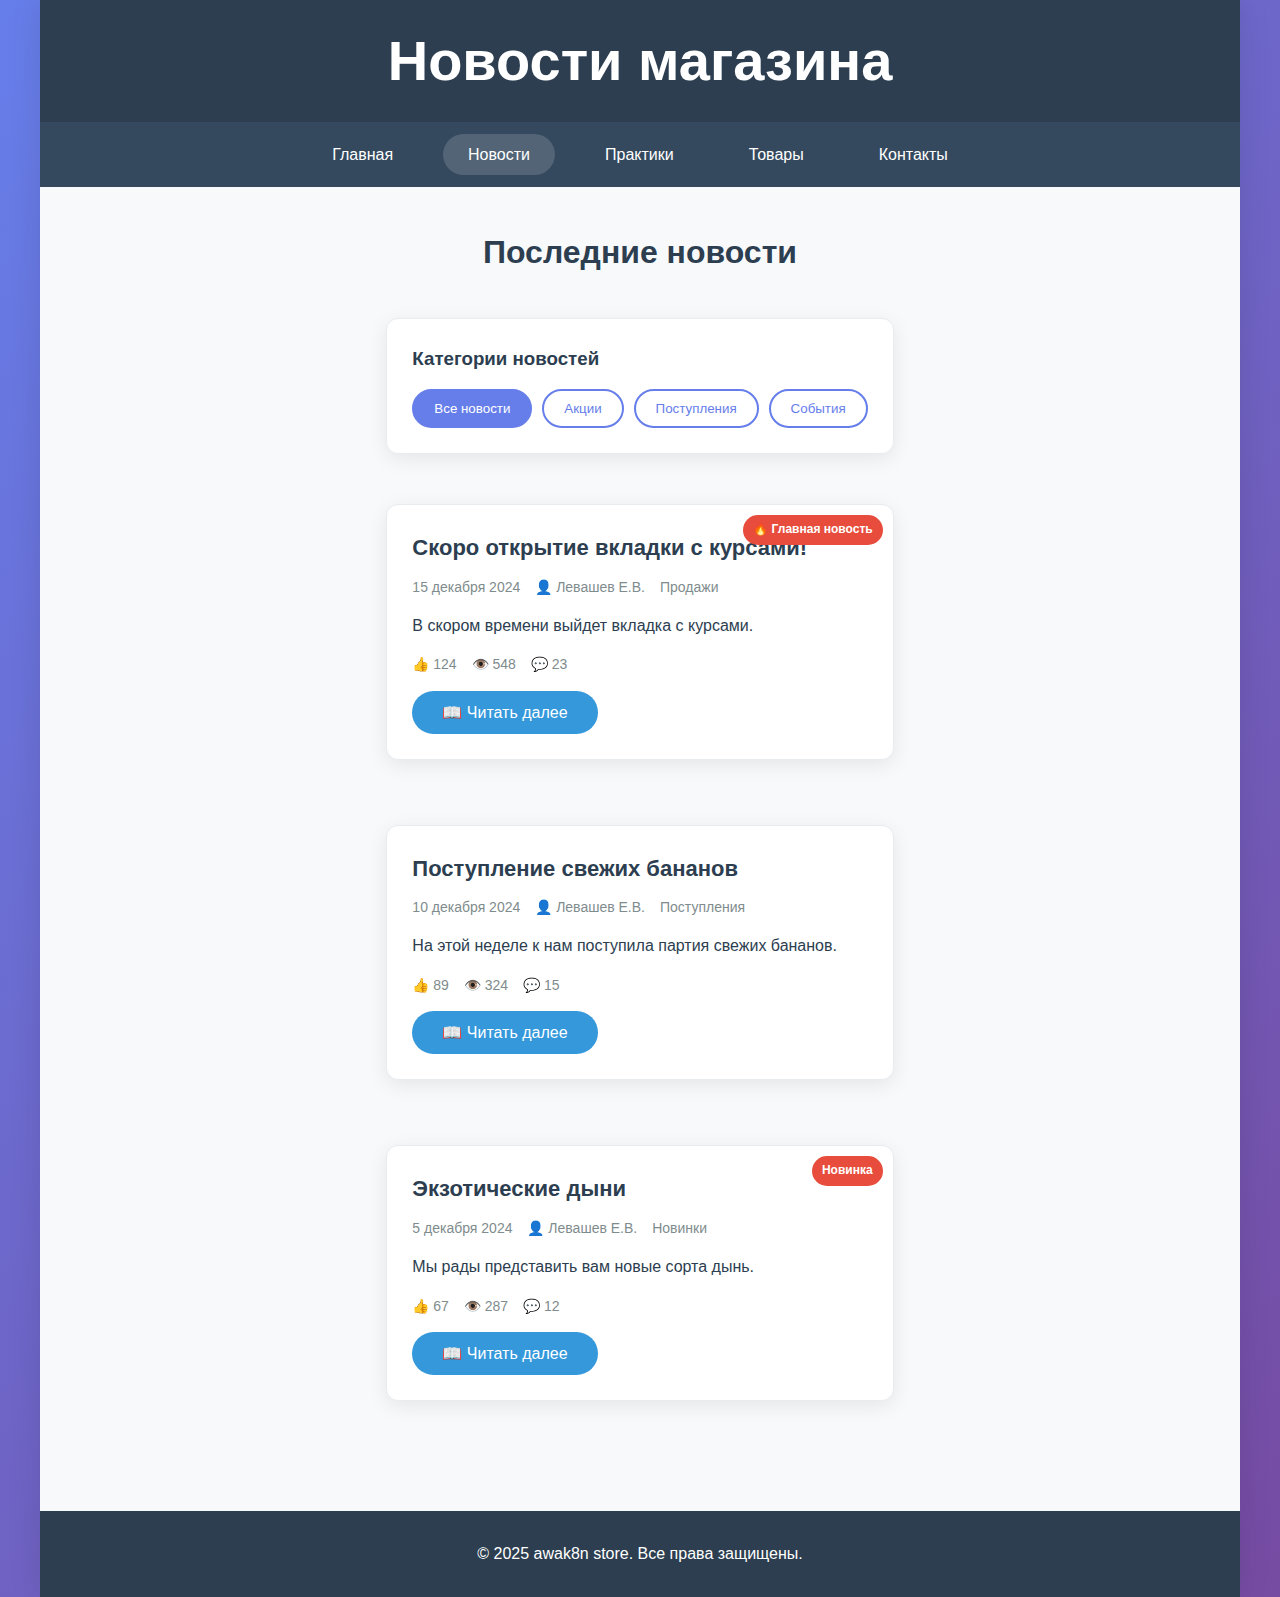
<file: pages/news.html>
<!DOCTYPE html>
<html lang="ru">
<head>
    <meta charset="UTF-8">
    <meta name="viewport" content="width=device-width, initial-scale=1.0">
    <title>Новости</title>
    <link rel="stylesheet" href="../style/style.css">
</head>
<body>
    <div class="page-container">
        <header class="header">
            <h1>Новости магазина</h1>
        </header>
        
        <nav class="nav">
            <ul class="nav-list">
                <li class="nav-item"><a class="nav-link" href="../index.html">Главная</a></li>
                <li class="nav-item"><a class="nav-link active" href="news.html">Новости</a></li>
                <li class="nav-item"><a class="nav-link" href="practices.html">Практики</a></li>
                <li class="nav-item"><a class="nav-link" href="goods.html">Товары</a></li>
                <li class="nav-item"><a class="nav-link" href="contacts.html">Контакты</a></li>
            </ul>
        </nav>
        
        <main class="content">
            <h1 class="page-title">Последние новости</h1>
            
            <div class="news-filters card">
                <h3>Категории новостей</h3>
                <div class="category-buttons">
                    <button class="category-btn active">Все новости</button>
                    <button class="category-btn">Акции</button>
                    <button class="category-btn">Поступления</button>
                    <button class="category-btn">События</button>
                </div>
            </div>
            
            <div class="news-container">
                <article class="news-item card featured-news">
                    <div class="news-badge">🔥 Главная новость</div>
                    <div class="news-header">
                        <h2 class="news-title">Скоро открытие вкладки с курсами!</h2>
                        <div class="news-meta">
                            <span class="news-date">15 декабря 2024</span>
                            <span class="news-author">👤 Левашев Е.В.</span>
                            <span class="news-category">Продажи</span>
                        </div>
                    </div>
                    <div class="news-content">
                        <p class="news-text">В скором времени выйдет вкладка с курсами.</p>
                        <div class="news-stats">
                            <span class="stat-item">👍 124</span>
                            <span class="stat-item">👁️ 548</span>
                            <span class="stat-item">💬 23</span>
                        </div>
                    </div>
                    <button class="btn btn-read-more">📖 Читать далее</button>
                </article>

                <article class="news-item card">
                    <div class="news-header">
                        <h2 class="news-title">Поступление свежих бананов</h2>
                        <div class="news-meta">
                            <span class="news-date">10 декабря 2024</span>
                            <span class="news-author">👤 Левашев Е.В.</span>
                            <span class="news-category">Поступления</span>
                        </div>
                    </div>
                    <div class="news-content">
                        <p class="news-text">На этой неделе к нам поступила партия свежих бананов.</p>
                        <div class="news-stats">
                            <span class="stat-item">👍 89</span>
                            <span class="stat-item">👁️ 324</span>
                            <span class="stat-item">💬 15</span>
                        </div>
                    </div>
                    <button class="btn btn-read-more">📖 Читать далее</button>
                </article>

                <article class="news-item card">
                    <div class="news-badge">Новинка</div>
                    <div class="news-header">
                        <h2 class="news-title">Экзотические дыни</h2>
                        <div class="news-meta">
                            <span class="news-date">5 декабря 2024</span>
                            <span class="news-author">👤 Левашев Е.В.</span>
                            <span class="news-category">Новинки</span>
                        </div>
                    </div>
                    <div class="news-content">
                        <p class="news-text">Мы рады представить вам новые сорта дынь.</p>
                        <div class="news-stats">
                            <span class="stat-item">👍 67</span>
                            <span class="stat-item">👁️ 287</span>
                            <span class="stat-item">💬 12</span>
                        </div>
                    </div>
                    <button class="btn btn-read-more">📖 Читать далее</button>
                </article>
            </div>
        </main>
        
        <footer class="footer">
            <p>&copy; 2025 awak8n store. Все права защищены.</p>
        </footer>
    </div>
</body>
</html>
</file>
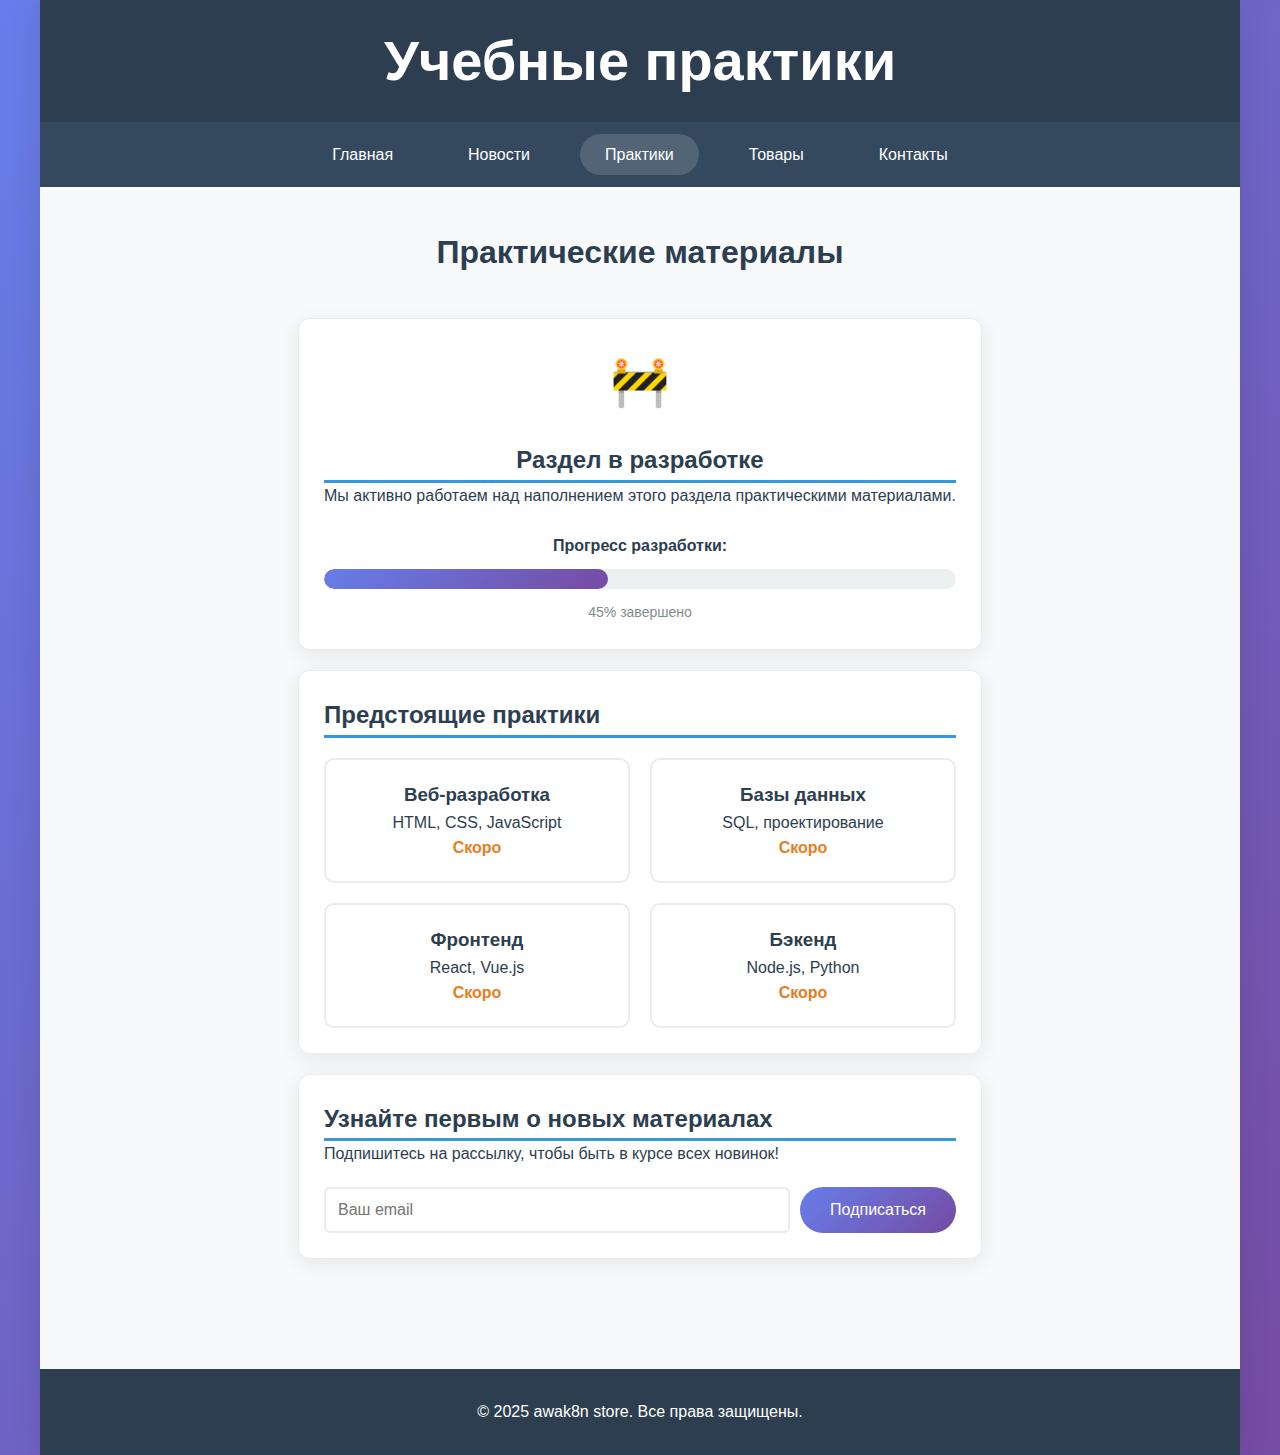
<file: pages/practices.html>
<!DOCTYPE html>
<html lang="ru">
<head>
    <meta charset="UTF-8">
    <meta name="viewport" content="width=device-width, initial-scale=1.0">
    <title>Практики</title>
    <link rel="stylesheet" href="../style/style.css">
</head>
<body>
    <div class="page-container">
        <header class="header">
            <h1>Учебные практики</h1>
        </header>
        
        <nav class="nav">
            <ul class="nav-list">
                <li class="nav-item"><a class="nav-link" href="../index.html">Главная</a></li>
                <li class="nav-item"><a class="nav-link" href="news.html">Новости</a></li>
                <li class="nav-item"><a class="nav-link active" href="practices.html">Практики</a></li>
                <li class="nav-item"><a class="nav-link" href="goods.html">Товары</a></li>
                <li class="nav-item"><a class="nav-link" href="contacts.html">Контакты</a></li>
            </ul>
        </nav>
        
        <main class="content">
            <h1 class="page-title">Практические материалы</h1>
            
            <div class="development-notice card notice-card">
                <div class="notice-icon">🚧</div>
                <h2 class="section-title">Раздел в разработке</h2>
                <p>Мы активно работаем над наполнением этого раздела практическими материалами.</p>
              
                </ul>
                <div class="progress-section">
                    <p><strong>Прогресс разработки:</strong></p>
                    <div class="progress-bar">
                        <div class="progress-fill" style="width: 45%"></div>
                    </div>
                    <span class="progress-text">45% завершено</span>
                </div>
            </div>

            <section class="upcoming-practices card">
                <h2 class="section-title">Предстоящие практики</h2>
                <div class="practices-grid">
                    <div class="practice-item">
                        <h3>Веб-разработка</h3>
                        <p>HTML, CSS, JavaScript</p>
                        <span class="status upcoming">Скоро</span>
                    </div>
                    <div class="practice-item">
                        <h3>Базы данных</h3>
                        <p>SQL, проектирование</p>
                        <span class="status upcoming">Скоро</span>
                    </div>
                    <div class="practice-item">
                        <h3>Фронтенд</h3>
                        <p>React, Vue.js</p>
                        <span class="status upcoming">Скоро</span>
                    </div>
                    <div class="practice-item">
                        <h3>Бэкенд</h3>
                        <p>Node.js, Python</p>
                        <span class="status upcoming">Скоро</span>
                    </div>
                </div>
            </section>

            <section class="subscribe-card card">
                <h2 class="section-title">Узнайте первым о новых материалах</h2>
                <p>Подпишитесь на рассылку, чтобы быть в курсе всех новинок!</p>
                <div class="subscribe-form">
                    <input type="email" placeholder="Ваш email" class="form-input">
                    <button class="btn btn-primary">Подписаться</button>
                </div>
            </section>
        </main>
        
        <footer class="footer">
            <p>&copy; 2025 awak8n store. Все права защищены.</p>
        </footer>
    </div>
</body>
</html>
</file>
<file: style/style.css>
/* ===== БАЗОВЫЕ СТИЛИ ===== */
* {
    box-sizing: border-box;
    margin: 0;
    padding: 0;
}

body {
    font-family: 'Segoe UI', Tahoma, Geneva, Verdana, sans-serif;
    background: linear-gradient(135deg, #667eea 0%, #764ba2 100%);
    min-height: 100vh;
    color: #2c3e50;
    line-height: 1.6;
}

/* ===== КОНТЕЙНЕР СТРАНИЦЫ ===== */
.page-container {
    max-width: 1200px;
    margin: 0 auto;
    background: white;
    min-height: 100vh;
    box-shadow: 0 0 30px rgba(0,0,0,0.1);
}

/* ===== ШАПКА ===== */
.header {
    background: linear-gradient(135deg, #2c3e50 0%, #34495e 100%);
    color: white;
    text-align: center;
    padding: 30px;
    font-size: 28px;
    font-weight: 300;
}

/* ===== НАВИГАЦИЯ ===== */
.nav {
    background: #2c3e50;
    padding: 20px 0;
}

.nav-list {
    list-style: none;
    display: flex;
    justify-content: center;
    gap: 25px;
    flex-wrap: wrap;
}

.nav-link {
    color: white;
    text-decoration: none;
    padding: 12px 25px;
    border-radius: 25px;
    transition: all 0.3s ease;
    font-weight: 500;
}

.nav-link:hover,
.nav-link.active {
    background: rgba(255,255,255,0.15);
    transform: translateY(-2px);
}

/* ===== ОСНОВНОЙ КОНТЕНТ ===== */
.content {
    padding: 40px;
    max-width: 900px;
    margin: 0 auto;
}

.page-title {
    font-size: 32px;
    color: #2c3e50;
    text-align: center;
    margin-bottom: 40px;
}

/* ===== КАРТОЧКИ ===== */
.card {
    background: white;
    padding: 25px;
    margin: 20px 0;
    border-radius: 12px;
    box-shadow: 0 5px 20px rgba(0,0,0,0.08);
    border-left: 4px solid #667eea;
}

/* ===== КНОПКИ ===== */
.btn {
    display: inline-block;
    background: linear-gradient(135deg, #667eea 0%, #764ba2 100%);
    color: white;
    padding: 12px 30px;
    border: none;
    border-radius: 25px;
    text-decoration: none;
    cursor: pointer;
    transition: all 0.3s ease;
    font-size: 16px;
}

.btn:hover {
    transform: translateY(-2px);
    box-shadow: 0 5px 15px rgba(102, 126, 234, 0.4);
}

.mt-20 { margin-top: 20px; }

/* ===== КОНТАКТЫ ===== */
.contact-grid {
    display: grid;
    grid-template-columns: repeat(auto-fit, minmax(300px, 1fr));
    gap: 20px;
    margin: 30px 0;
}

.contact-card {
    text-align: center;
    padding: 25px;
}

.contact-card h3 {
    color: #2c3e50;
    margin-bottom: 15px;
    font-size: 20px;
}

.contact-actions {
    text-align: center;
    padding: 30px;
}

.contact-actions h3 {
    margin-bottom: 15px;
    color: #2c3e50;
}

/* ===== ТОВАРЫ ===== */
.goods-filters {
    margin-bottom: 30px;
}

.filter-buttons {
    display: flex;
    gap: 10px;
    flex-wrap: wrap;
    margin-top: 15px;
}

.filter-btn {
    padding: 10px 20px;
    border: 2px solid #667eea;
    background: white;
    color: #667eea;
    border-radius: 25px;
    cursor: pointer;
    transition: all 0.3s ease;
}

.filter-btn.active,
.filter-btn:hover {
    background: #667eea;
    color: white;
}

.goods-grid {
    display: grid;
    grid-template-columns: repeat(auto-fit, minmax(280px, 1fr));
    gap: 25px;
}

.product-card {
    position: relative;
    text-align: center;
}

.product-badge {
    position: absolute;
    top: 10px;
    left: 10px;
    background: #e74c3c;
    color: white;
    padding: 5px 10px;
    border-radius: 15px;
    font-size: 12px;
    font-weight: bold;
}

.product-badge.season {
    background: #27ae60;
}

.product-badge.new {
    background: #9b59b6;
}

.goods-image {
    width: 200px;
    height: 200px;
    object-fit: cover;
    border-radius: 10px;
    margin: 0 auto 15px;
    border: 3px solid #667eea;
}

.goods-title {
    color: #2c3e50;
    margin: 15px 0 10px;
    font-size: 18px;
}

.goods-description {
    color: #7f8c8d;
    margin-bottom: 15px;
}

.price-section {
    margin: 15px 0;
}

.goods-price {
    color: #e74c3c;
    font-weight: bold;
    font-size: 20px;
}

.goods-old-price {
    color: #95a5a6;
    text-decoration: line-through;
    margin-left: 10px;
    font-size: 16px;
}

.product-meta {
    display: flex;
    justify-content: space-between;
    margin: 15px 0;
    font-size: 14px;
}

.product-stock.low {
    color: #e74c3c;
}

.btn-buy {
    width: 100%;
    margin-top: 15px;
}

/* ===== НОВОСТИ ===== */
.news-filters {
    margin-bottom: 30px;
}

.category-buttons {
    display: flex;
    gap: 10px;
    flex-wrap: wrap;
    margin-top: 15px;
}

.category-btn {
    padding: 10px 20px;
    border: 2px solid #667eea;
    background: white;
    color: #667eea;
    border-radius: 25px;
    cursor: pointer;
    transition: all 0.3s ease;
}

.category-btn.active,
.category-btn:hover {
    background: #667eea;
    color: white;
}

.news-container {
    display: flex;
    flex-direction: column;
    gap: 25px;
}

.news-item {
    position: relative;
}

.news-badge {
    position: absolute;
    top: 10px;
    right: 10px;
    background: #e74c3c;
    color: white;
    padding: 5px 10px;
    border-radius: 15px;
    font-size: 12px;
    font-weight: bold;
}

.news-header {
    margin-bottom: 15px;
}

.news-title {
    color: #2c3e50;
    margin-bottom: 10px;
    font-size: 22px;
}

.news-meta {
    display: flex;
    gap: 15px;
    flex-wrap: wrap;
    font-size: 14px;
    color: #7f8c8d;
}

.news-text {
    line-height: 1.6;
    margin-bottom: 15px;
}

.news-stats {
    display: flex;
    gap: 15px;
    margin: 15px 0;
}

.stat-item {
    font-size: 14px;
    color: #7f8c8d;
}

.btn-read-more {
    background: #3498db;
}

/* ===== ПРАКТИКИ ===== */
.notice-card {
    text-align: center;
}

.notice-icon {
    font-size: 48px;
    margin-bottom: 20px;
}

.features-list {
    list-style: none;
    margin: 20px 0;
    text-align: left;
}

.features-list li {
    padding: 8px 0;
    font-size: 16px;
}

.progress-section {
    margin-top: 25px;
}

.progress-bar {
    background: #ecf0f1;
    border-radius: 10px;
    height: 20px;
    margin: 10px 0;
    overflow: hidden;
}

.progress-fill {
    background: linear-gradient(135deg, #667eea 0%, #764ba2 100%);
    height: 100%;
    border-radius: 10px;
    transition: width 0.3s ease;
}

.progress-text {
    font-size: 14px;
    color: #7f8c8d;
}

.practices-grid {
    display: grid;
    grid-template-columns: repeat(auto-fit, minmax(200px, 1fr));
    gap: 20px;
    margin-top: 20px;
}

.practice-item {
    text-align: center;
    padding: 20px;
    border: 2px solid #e9ecef;
    border-radius: 10px;
    transition: all 0.3s ease;
}

.practice-item:hover {
    border-color: #667eea;
    transform: translateY(-3px);
}

.status.upcoming {
    color: #e67e22;
    font-weight: bold;
    margin-top: 10px;
}

.subscribe-form {
    display: flex;
    gap: 10px;
    margin-top: 20px;
}

.form-input {
    flex: 1;
    padding: 12px;
    border: 2px solid #e9ecef;
    border-radius: 6px;
    font-size: 16px;
}

.form-input:focus {
    outline: none;
    border-color: #667eea;
}

/* ===== ФУТЕР ===== */
.footer {
    background: linear-gradient(135deg, #2c3e50 0%, #34495e 100%);
    color: white;
    text-align: center;
    padding: 30px;
    margin-top: 50px;
}

/* ===== АДАПТИВНОСТЬ ===== */
@media (max-width: 768px) {
    .nav-list {
        flex-direction: column;
        gap: 10px;
        padding: 0 20px;
    }
    
    .content {
        padding: 20px;
    }
    
    .contact-grid {
        grid-template-columns: 1fr;
    }
    
    .goods-grid {
        grid-template-columns: 1fr;
    }
    
    .filter-buttons,
    .category-buttons {
        justify-content: center;
    }
    
    .subscribe-form {
        flex-direction: column;
    }
}

/* CSS переменные для тем */
:root {
    --bg-primary: #f8f9fa;
    --bg-secondary: white;
    --text-primary: #2c3e50;
    --text-secondary: #34495e;
    --accent-color: #3498db;
    --border-color: #e9ecef;
    --card-bg: white;
    --header-bg: #2c3e50;
    --nav-bg: #34495e;
    --footer-bg: #2c3e50;
}

[data-theme="dark"] {
    --bg-primary: #121212;
    --bg-secondary: #1e1e1e;
    --text-primary: #f8f9fa;
    --text-secondary: #ced4da;
    --accent-color: #5a6fed;
    --border-color: #495057;
    --card-bg: #2d2d2d;
    --header-bg: #1a1a2e;
    --nav-bg: #16213e;
    --footer-bg: #1a1a2e;
}

/* Переключатель темы */
.theme-switcher {
    position: absolute;
    top: 1rem;
    right: 2rem;
}

.theme-switcher__btn {
    background: var(--card-bg);
    color: var(--text-primary);
    border: 2px solid var(--border-color);
    border-radius: 25px;
    padding: 8px 16px;
    cursor: pointer;
    display: flex;
    align-items: center;
    gap: 8px;
    font-weight: 500;
    transition: all 0.3s ease;
}

.theme-switcher__btn:hover {
    background: var(--accent-color);
    color: white;
    border-color: var(--accent-color);
    transform: translateY(-2px);
}

/* Применяем переменные к твоим стилям */
body {
    background: linear-gradient(135deg, #667eea 0%, #764ba2 100%);
    min-height: 100vh;
    font-family: 'Segoe UI', Tahoma, Geneva, Verdana, sans-serif;
    color: var(--text-primary);
}

.page-container {
    background: var(--bg-primary);
    min-height: 100vh;
    display: flex;
    flex-direction: column;
}

.header {
    background: var(--header-bg);
    color: white;
    padding: 1rem 2rem;
    text-align: center;
    position: relative;
}

.nav {
    background: var(--nav-bg);
}

.card {
    background: var(--card-bg);
    border: 1px solid var(--border-color);
    color: var(--text-primary);
}

.section-title {
    color: var(--text-primary);
    border-bottom: 3px solid var(--accent-color);
}

.about-me .section-title {
    color: white;
    border-bottom-color: white;
}

.experience-title {
    color: var(--text-primary);
}

.experience-desc {
    color: var(--text-secondary);
}

.footer {
    background: var(--footer-bg);
}
/* Состояния карточек */
.product-card {
    position: relative;
    transition: transform 0.3s ease, box-shadow 0.3s ease;
}

.product-card:hover {
    transform: translateY(-5px);
    box-shadow: 0 15px 40px rgba(0, 0, 0, 0.15);
}

.product-card.selected {
    border: 2px solid var(--accent-color);
    box-shadow: 0 0 0 3px rgba(52, 152, 219, 0.2);
}

.product-card .product-badge {
    position: absolute;
    top: 10px;
    left: 10px;
    background: #e74c3c;
    color: white;
    padding: 5px 10px;
    border-radius: 15px;
    font-size: 12px;
    font-weight: bold;
}

.product-card .product-badge.new {
    background: #9b59b6;
}

.btn-buy {
    transition: all 0.3s ease;
}
</file>
